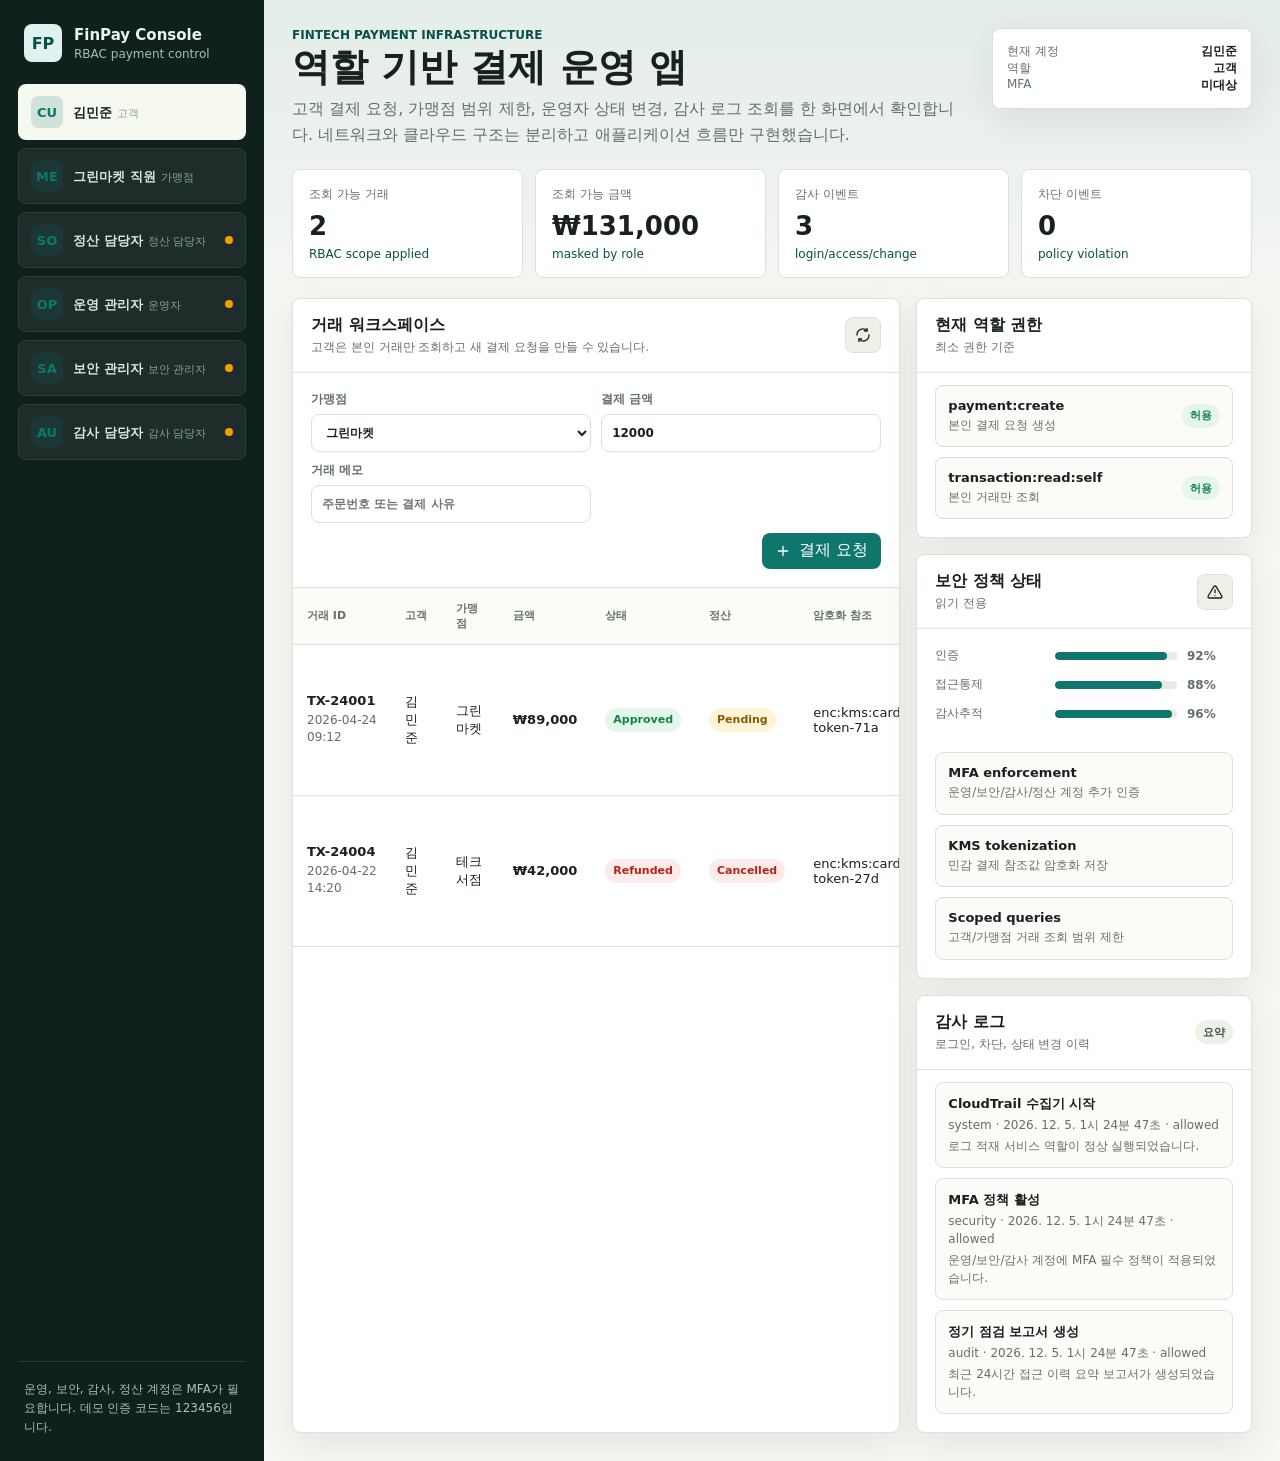
<file: index.html>
<!doctype html>
<html lang="ko">
  <head>
    <meta charset="UTF-8" />
    <meta name="viewport" content="width=device-width, initial-scale=1.0" />
    <title>FinPay Compliance Console</title>
    <link rel="stylesheet" href="./styles.css" />
  </head>
  <body>
    <div id="app"></div>
    <script src="./app.js"></script>
  </body>
</html>
</file>
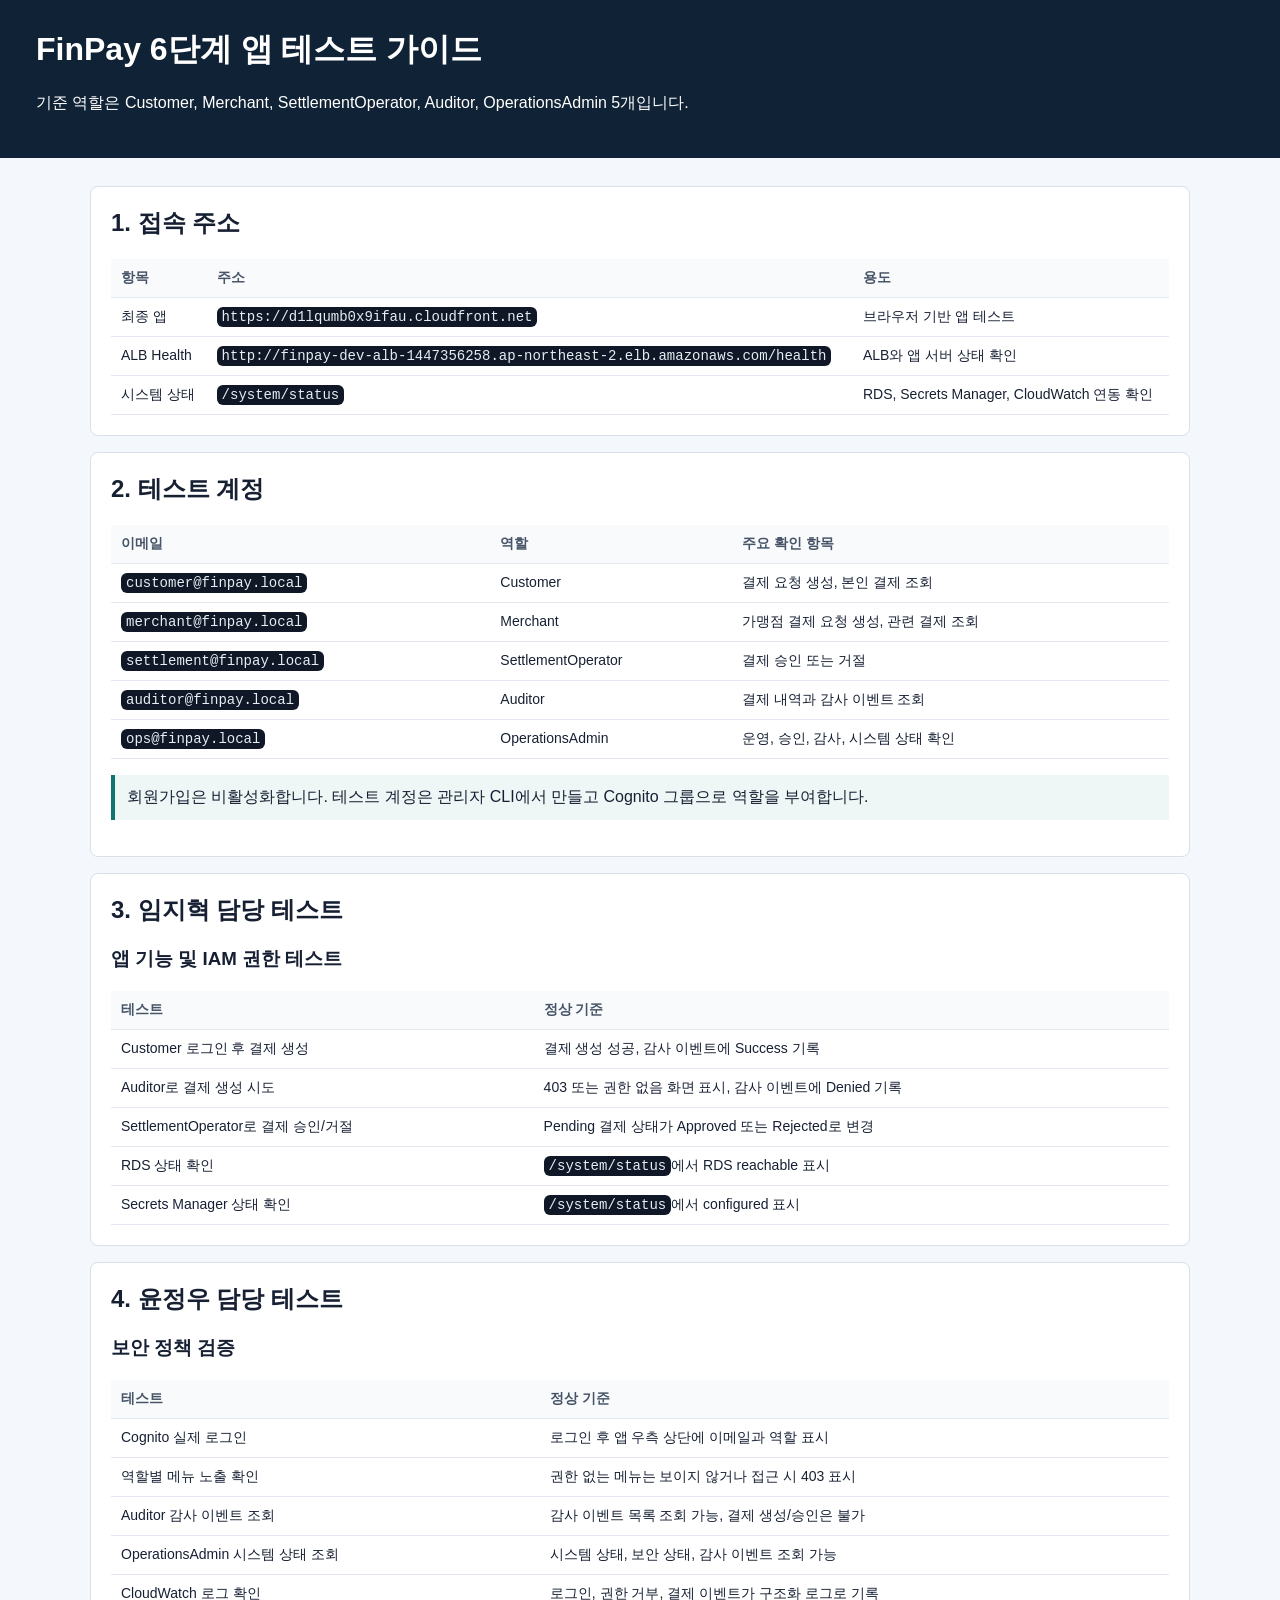
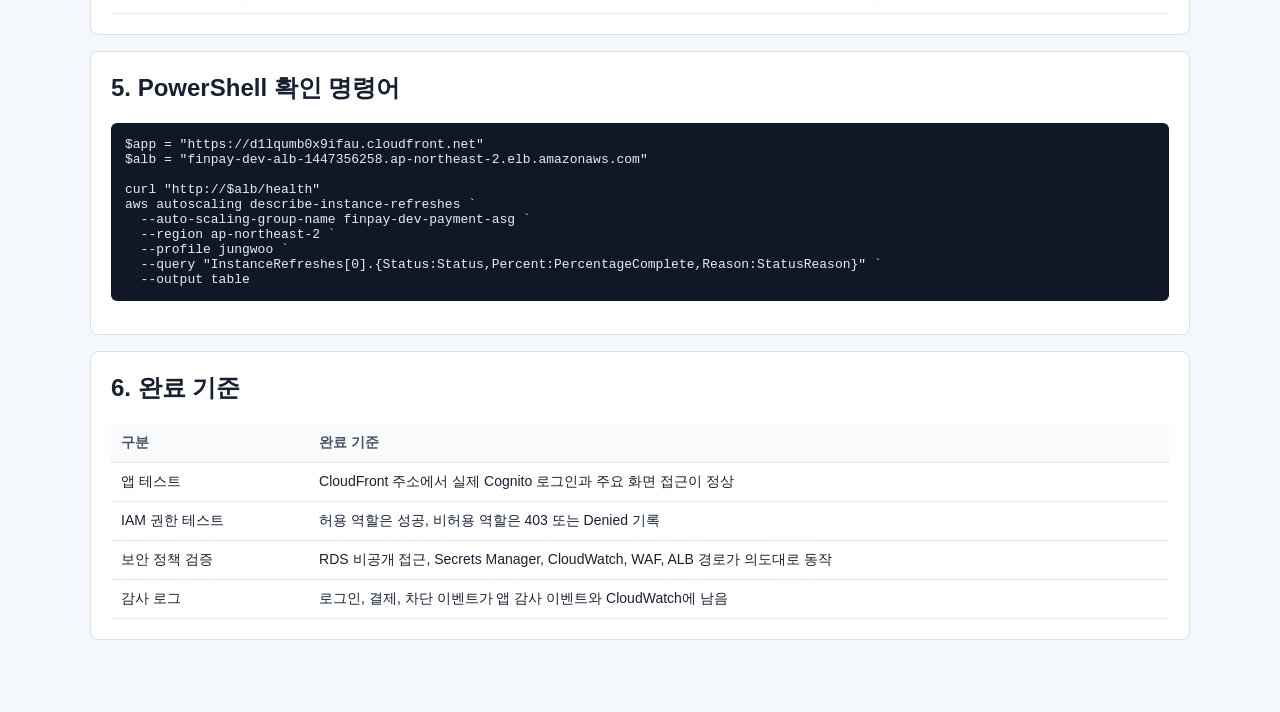
<file: docs/app-test-guide.html>
﻿<!doctype html>
<html lang="ko">
<head>
  <meta charset="utf-8">
  <meta name="viewport" content="width=device-width, initial-scale=1">
  <title>FinPay 6단계 앱 테스트 가이드</title>
  <style>
    body { margin: 0; font-family: Arial, "Malgun Gothic", sans-serif; background: #f4f7fb; color: #172033; }
    header { background: #102235; color: #fff; padding: 28px 36px; }
    main { max-width: 1100px; margin: 0 auto; padding: 28px 20px 56px; }
    section { background: #fff; border: 1px solid #d9e0ea; border-radius: 8px; padding: 20px; margin-bottom: 16px; }
    h1, h2, h3 { margin-top: 0; }
    table { width: 100%; border-collapse: collapse; font-size: 14px; }
    th, td { border-bottom: 1px solid #e4e9f1; padding: 10px; text-align: left; vertical-align: top; }
    th { color: #475467; background: #f8fafc; }
    code, pre { background: #101828; color: #e6edf3; border-radius: 6px; }
    code { padding: 2px 5px; }
    pre { padding: 14px; overflow-x: auto; }
    .note { background: #eef7f5; border-left: 4px solid #0f766e; padding: 12px; }
  </style>
</head>
<body>
  <header>
    <h1>FinPay 6단계 앱 테스트 가이드</h1>
    <p>기준 역할은 Customer, Merchant, SettlementOperator, Auditor, OperationsAdmin 5개입니다.</p>
  </header>
  <main>
    <section>
      <h2>1. 접속 주소</h2>
      <table>
        <tr><th>항목</th><th>주소</th><th>용도</th></tr>
        <tr><td>최종 앱</td><td><code>https://d1lqumb0x9ifau.cloudfront.net</code></td><td>브라우저 기반 앱 테스트</td></tr>
        <tr><td>ALB Health</td><td><code>http://finpay-dev-alb-1447356258.ap-northeast-2.elb.amazonaws.com/health</code></td><td>ALB와 앱 서버 상태 확인</td></tr>
        <tr><td>시스템 상태</td><td><code>/system/status</code></td><td>RDS, Secrets Manager, CloudWatch 연동 확인</td></tr>
      </table>
    </section>

    <section>
      <h2>2. 테스트 계정</h2>
      <table>
        <tr><th>이메일</th><th>역할</th><th>주요 확인 항목</th></tr>
        <tr><td><code>customer@finpay.local</code></td><td>Customer</td><td>결제 요청 생성, 본인 결제 조회</td></tr>
        <tr><td><code>merchant@finpay.local</code></td><td>Merchant</td><td>가맹점 결제 요청 생성, 관련 결제 조회</td></tr>
        <tr><td><code>settlement@finpay.local</code></td><td>SettlementOperator</td><td>결제 승인 또는 거절</td></tr>
        <tr><td><code>auditor@finpay.local</code></td><td>Auditor</td><td>결제 내역과 감사 이벤트 조회</td></tr>
        <tr><td><code>ops@finpay.local</code></td><td>OperationsAdmin</td><td>운영, 승인, 감사, 시스템 상태 확인</td></tr>
      </table>
      <p class="note">회원가입은 비활성화합니다. 테스트 계정은 관리자 CLI에서 만들고 Cognito 그룹으로 역할을 부여합니다.</p>
    </section>

    <section>
      <h2>3. 임지혁 담당 테스트</h2>
      <h3>앱 기능 및 IAM 권한 테스트</h3>
      <table>
        <tr><th>테스트</th><th>정상 기준</th></tr>
        <tr><td>Customer 로그인 후 결제 생성</td><td>결제 생성 성공, 감사 이벤트에 Success 기록</td></tr>
        <tr><td>Auditor로 결제 생성 시도</td><td>403 또는 권한 없음 화면 표시, 감사 이벤트에 Denied 기록</td></tr>
        <tr><td>SettlementOperator로 결제 승인/거절</td><td>Pending 결제 상태가 Approved 또는 Rejected로 변경</td></tr>
        <tr><td>RDS 상태 확인</td><td><code>/system/status</code>에서 RDS reachable 표시</td></tr>
        <tr><td>Secrets Manager 상태 확인</td><td><code>/system/status</code>에서 configured 표시</td></tr>
      </table>
    </section>

    <section>
      <h2>4. 윤정우 담당 테스트</h2>
      <h3>보안 정책 검증</h3>
      <table>
        <tr><th>테스트</th><th>정상 기준</th></tr>
        <tr><td>Cognito 실제 로그인</td><td>로그인 후 앱 우측 상단에 이메일과 역할 표시</td></tr>
        <tr><td>역할별 메뉴 노출 확인</td><td>권한 없는 메뉴는 보이지 않거나 접근 시 403 표시</td></tr>
        <tr><td>Auditor 감사 이벤트 조회</td><td>감사 이벤트 목록 조회 가능, 결제 생성/승인은 불가</td></tr>
        <tr><td>OperationsAdmin 시스템 상태 조회</td><td>시스템 상태, 보안 상태, 감사 이벤트 조회 가능</td></tr>
        <tr><td>CloudWatch 로그 확인</td><td>로그인, 권한 거부, 결제 이벤트가 구조화 로그로 기록</td></tr>
      </table>
    </section>

    <section>
      <h2>5. PowerShell 확인 명령어</h2>
      <pre>$app = "https://d1lqumb0x9ifau.cloudfront.net"
$alb = "finpay-dev-alb-1447356258.ap-northeast-2.elb.amazonaws.com"

curl "http://$alb/health"
aws autoscaling describe-instance-refreshes `
  --auto-scaling-group-name finpay-dev-payment-asg `
  --region ap-northeast-2 `
  --profile jungwoo `
  --query "InstanceRefreshes[0].{Status:Status,Percent:PercentageComplete,Reason:StatusReason}" `
  --output table</pre>
    </section>

    <section>
      <h2>6. 완료 기준</h2>
      <table>
        <tr><th>구분</th><th>완료 기준</th></tr>
        <tr><td>앱 테스트</td><td>CloudFront 주소에서 실제 Cognito 로그인과 주요 화면 접근이 정상</td></tr>
        <tr><td>IAM 권한 테스트</td><td>허용 역할은 성공, 비허용 역할은 403 또는 Denied 기록</td></tr>
        <tr><td>보안 정책 검증</td><td>RDS 비공개 접근, Secrets Manager, CloudWatch, WAF, ALB 경로가 의도대로 동작</td></tr>
        <tr><td>감사 로그</td><td>로그인, 결제, 차단 이벤트가 앱 감사 이벤트와 CloudWatch에 남음</td></tr>
      </table>
    </section>
  </main>
</body>
</html>
</file>
<file: styles.css>
:root {
  --bg: #f6f7f3;
  --surface: #ffffff;
  --surface-strong: #eef2e6;
  --ink: #18211f;
  --muted: #62706a;
  --line: #dbe2d6;
  --brand: #0f766e;
  --brand-dark: #0b4f4a;
  --accent: #b45309;
  --danger: #b42318;
  --success: #13834b;
  --shadow: 0 12px 35px rgba(31, 43, 38, 0.08);
  font-family:
    Inter, ui-sans-serif, system-ui, -apple-system, BlinkMacSystemFont, "Segoe UI",
    sans-serif;
}

* {
  box-sizing: border-box;
}

body {
  margin: 0;
  min-height: 100vh;
  background:
    linear-gradient(180deg, rgba(15, 118, 110, 0.08), transparent 340px),
    var(--bg);
  color: var(--ink);
}

button,
input,
select {
  font: inherit;
}

button {
  border: 0;
  cursor: pointer;
}

.app-shell {
  min-height: 100vh;
  display: grid;
  grid-template-columns: 264px 1fr;
}

.sidebar {
  background: #10201d;
  color: #eaf3ef;
  padding: 24px 18px;
  display: flex;
  flex-direction: column;
  gap: 22px;
}

.brand {
  display: flex;
  align-items: center;
  gap: 12px;
  padding: 0 6px;
}

.brand-mark {
  width: 38px;
  height: 38px;
  border-radius: 8px;
  background: #e0f2ef;
  color: var(--brand-dark);
  display: grid;
  place-items: center;
  font-weight: 800;
}

.brand-title {
  font-size: 15px;
  font-weight: 800;
  line-height: 1.2;
}

.brand-subtitle {
  color: #a8bdb5;
  font-size: 12px;
  margin-top: 3px;
}

.account-list {
  display: grid;
  gap: 8px;
}

.account-button {
  width: 100%;
  color: #d8e6e1;
  background: rgba(255, 255, 255, 0.06);
  border: 1px solid rgba(255, 255, 255, 0.08);
  border-radius: 8px;
  padding: 11px 12px;
  text-align: left;
  display: grid;
  grid-template-columns: 32px 1fr auto;
  gap: 10px;
  align-items: center;
}

.account-button:hover,
.account-button.active {
  background: #f5f8ef;
  color: #14211e;
}

.avatar {
  width: 32px;
  height: 32px;
  border-radius: 8px;
  display: grid;
  place-items: center;
  background: rgba(15, 118, 110, 0.16);
  color: #0f766e;
  font-size: 13px;
  font-weight: 800;
}

.account-name {
  font-size: 13px;
  font-weight: 750;
}

.account-role {
  font-size: 11px;
  color: #8aa099;
  margin-top: 2px;
}

.mfa-dot {
  width: 8px;
  height: 8px;
  border-radius: 999px;
  background: #f59e0b;
}

.sidebar-note {
  margin-top: auto;
  border-top: 1px solid rgba(255, 255, 255, 0.12);
  padding: 18px 6px 0;
  color: #aec1bb;
  font-size: 12px;
  line-height: 1.6;
}

.main {
  padding: 28px;
  display: grid;
  gap: 20px;
  align-content: start;
}

.topbar {
  display: flex;
  justify-content: space-between;
  gap: 18px;
  align-items: flex-start;
}

.eyebrow {
  color: var(--brand-dark);
  font-size: 12px;
  font-weight: 800;
  letter-spacing: 0;
  text-transform: uppercase;
}

h1 {
  margin: 6px 0 8px;
  font-size: clamp(26px, 3vw, 38px);
  line-height: 1.05;
  letter-spacing: 0;
}

.lead {
  color: var(--muted);
  max-width: 820px;
  margin: 0;
  line-height: 1.65;
}

.session {
  min-width: 260px;
  background: var(--surface);
  border: 1px solid var(--line);
  border-radius: 8px;
  padding: 14px;
  box-shadow: var(--shadow);
}

.session-row {
  display: flex;
  justify-content: space-between;
  gap: 12px;
  font-size: 12px;
  color: var(--muted);
}

.session-row strong {
  color: var(--ink);
}

.stats-grid {
  display: grid;
  grid-template-columns: repeat(4, minmax(160px, 1fr));
  gap: 12px;
}

.stat {
  background: var(--surface);
  border: 1px solid var(--line);
  border-radius: 8px;
  padding: 16px;
}

.stat-label {
  color: var(--muted);
  font-size: 12px;
}

.stat-value {
  margin-top: 8px;
  font-size: 26px;
  font-weight: 850;
}

.stat-trend {
  margin-top: 6px;
  color: var(--brand-dark);
  font-size: 12px;
}

.workspace {
  display: grid;
  grid-template-columns: minmax(0, 1.45fr) minmax(320px, 0.8fr);
  gap: 16px;
}

.panel {
  background: var(--surface);
  border: 1px solid var(--line);
  border-radius: 8px;
  box-shadow: var(--shadow);
}

.panel-header {
  padding: 16px 18px;
  border-bottom: 1px solid var(--line);
  display: flex;
  justify-content: space-between;
  gap: 12px;
  align-items: center;
}

.panel-title {
  font-size: 16px;
  font-weight: 850;
}

.panel-subtitle {
  margin-top: 3px;
  color: var(--muted);
  font-size: 12px;
}

.toolbar {
  display: flex;
  gap: 8px;
  flex-wrap: wrap;
  align-items: center;
}

.icon-button,
.primary-button,
.ghost-button {
  height: 36px;
  border-radius: 8px;
  display: inline-flex;
  align-items: center;
  justify-content: center;
  gap: 8px;
  white-space: nowrap;
}

.icon-button {
  width: 36px;
  color: var(--ink);
  background: var(--surface-strong);
  border: 1px solid var(--line);
}

.primary-button {
  padding: 0 13px;
  color: #fff;
  background: var(--brand);
}

.primary-button:hover {
  background: var(--brand-dark);
}

.ghost-button {
  padding: 0 12px;
  color: var(--ink);
  background: var(--surface-strong);
  border: 1px solid var(--line);
}

.primary-button:disabled,
.ghost-button:disabled,
.icon-button:disabled {
  cursor: not-allowed;
  opacity: 0.48;
}

.form-grid {
  display: grid;
  grid-template-columns: 1fr 1fr;
  gap: 10px;
  padding: 18px;
  border-bottom: 1px solid var(--line);
}

label {
  display: grid;
  gap: 6px;
  color: var(--muted);
  font-size: 12px;
  font-weight: 700;
}

input,
select {
  width: 100%;
  height: 38px;
  border: 1px solid var(--line);
  border-radius: 8px;
  padding: 0 10px;
  color: var(--ink);
  background: #fff;
}

.form-actions {
  grid-column: 1 / -1;
  display: flex;
  justify-content: flex-end;
  gap: 8px;
}

.table-wrap {
  overflow-x: auto;
}

table {
  width: 100%;
  border-collapse: collapse;
  min-width: 780px;
}

th,
td {
  text-align: left;
  padding: 13px 14px;
  border-bottom: 1px solid var(--line);
  font-size: 13px;
  vertical-align: middle;
}

th {
  color: var(--muted);
  font-size: 11px;
  text-transform: uppercase;
  letter-spacing: 0;
  background: #fbfcf8;
}

.money {
  font-variant-numeric: tabular-nums;
  font-weight: 800;
}

.badge {
  display: inline-flex;
  height: 24px;
  align-items: center;
  padding: 0 8px;
  border-radius: 999px;
  font-size: 11px;
  font-weight: 800;
  background: #eef2e6;
  color: #43524c;
}

.badge.approved,
.badge.settled {
  background: #e5f6ec;
  color: var(--success);
}

.badge.pending {
  background: #fff4d8;
  color: #8a5a00;
}

.badge.refunded,
.badge.cancelled {
  background: #fdebea;
  color: var(--danger);
}

.right-stack {
  display: grid;
  gap: 16px;
  align-content: start;
}

.permission-list,
.audit-list,
.policy-list {
  padding: 12px 18px 18px;
  display: grid;
  gap: 10px;
}

.permission-item,
.audit-item,
.policy-item {
  border: 1px solid var(--line);
  border-radius: 8px;
  padding: 12px;
  background: #fbfcf8;
}

.permission-item {
  display: flex;
  justify-content: space-between;
  gap: 12px;
  align-items: center;
}

.permission-name {
  font-size: 13px;
  font-weight: 800;
}

.permission-desc,
.audit-meta,
.policy-desc {
  margin-top: 4px;
  color: var(--muted);
  font-size: 12px;
  line-height: 1.45;
}

.audit-item.blocked {
  border-color: #fac5bd;
  background: #fff7f5;
}

.audit-action {
  font-size: 13px;
  font-weight: 850;
}

.risk-meter {
  padding: 18px;
  display: grid;
  gap: 12px;
}

.meter-row {
  display: grid;
  grid-template-columns: 110px 1fr 46px;
  gap: 10px;
  align-items: center;
  font-size: 12px;
  color: var(--muted);
}

.meter-track {
  height: 8px;
  background: #e7ece1;
  border-radius: 999px;
  overflow: hidden;
}

.meter-fill {
  height: 100%;
  border-radius: inherit;
  background: var(--brand);
}

.toast {
  position: fixed;
  right: 24px;
  bottom: 24px;
  max-width: min(420px, calc(100vw - 48px));
  background: #10201d;
  color: #eff8f5;
  border-radius: 8px;
  padding: 13px 14px;
  box-shadow: var(--shadow);
  font-size: 13px;
  line-height: 1.45;
  z-index: 30;
}

.modal-backdrop {
  position: fixed;
  inset: 0;
  background: rgba(10, 18, 16, 0.48);
  display: grid;
  place-items: center;
  padding: 20px;
  z-index: 40;
}

.modal {
  width: min(440px, 100%);
  background: var(--surface);
  border-radius: 8px;
  box-shadow: var(--shadow);
  border: 1px solid var(--line);
  padding: 20px;
}

.modal h2 {
  margin: 0 0 8px;
  font-size: 20px;
}

.modal p {
  margin: 0 0 16px;
  color: var(--muted);
  line-height: 1.55;
}

.modal-actions {
  display: flex;
  justify-content: flex-end;
  gap: 8px;
  margin-top: 14px;
}

.empty {
  padding: 34px 18px;
  color: var(--muted);
  text-align: center;
}

@media (max-width: 980px) {
  .app-shell {
    grid-template-columns: 1fr;
  }

  .sidebar {
    position: static;
  }

  .account-list {
    grid-template-columns: repeat(2, minmax(0, 1fr));
  }

  .topbar,
  .workspace {
    grid-template-columns: 1fr;
    display: grid;
  }

  .stats-grid {
    grid-template-columns: repeat(2, minmax(0, 1fr));
  }
}

@media (max-width: 620px) {
  .main {
    padding: 18px;
  }

  .account-list,
  .stats-grid,
  .form-grid {
    grid-template-columns: 1fr;
  }

  .panel-header {
    align-items: stretch;
    flex-direction: column;
  }

  .session {
    min-width: 0;
  }
}
</file>
